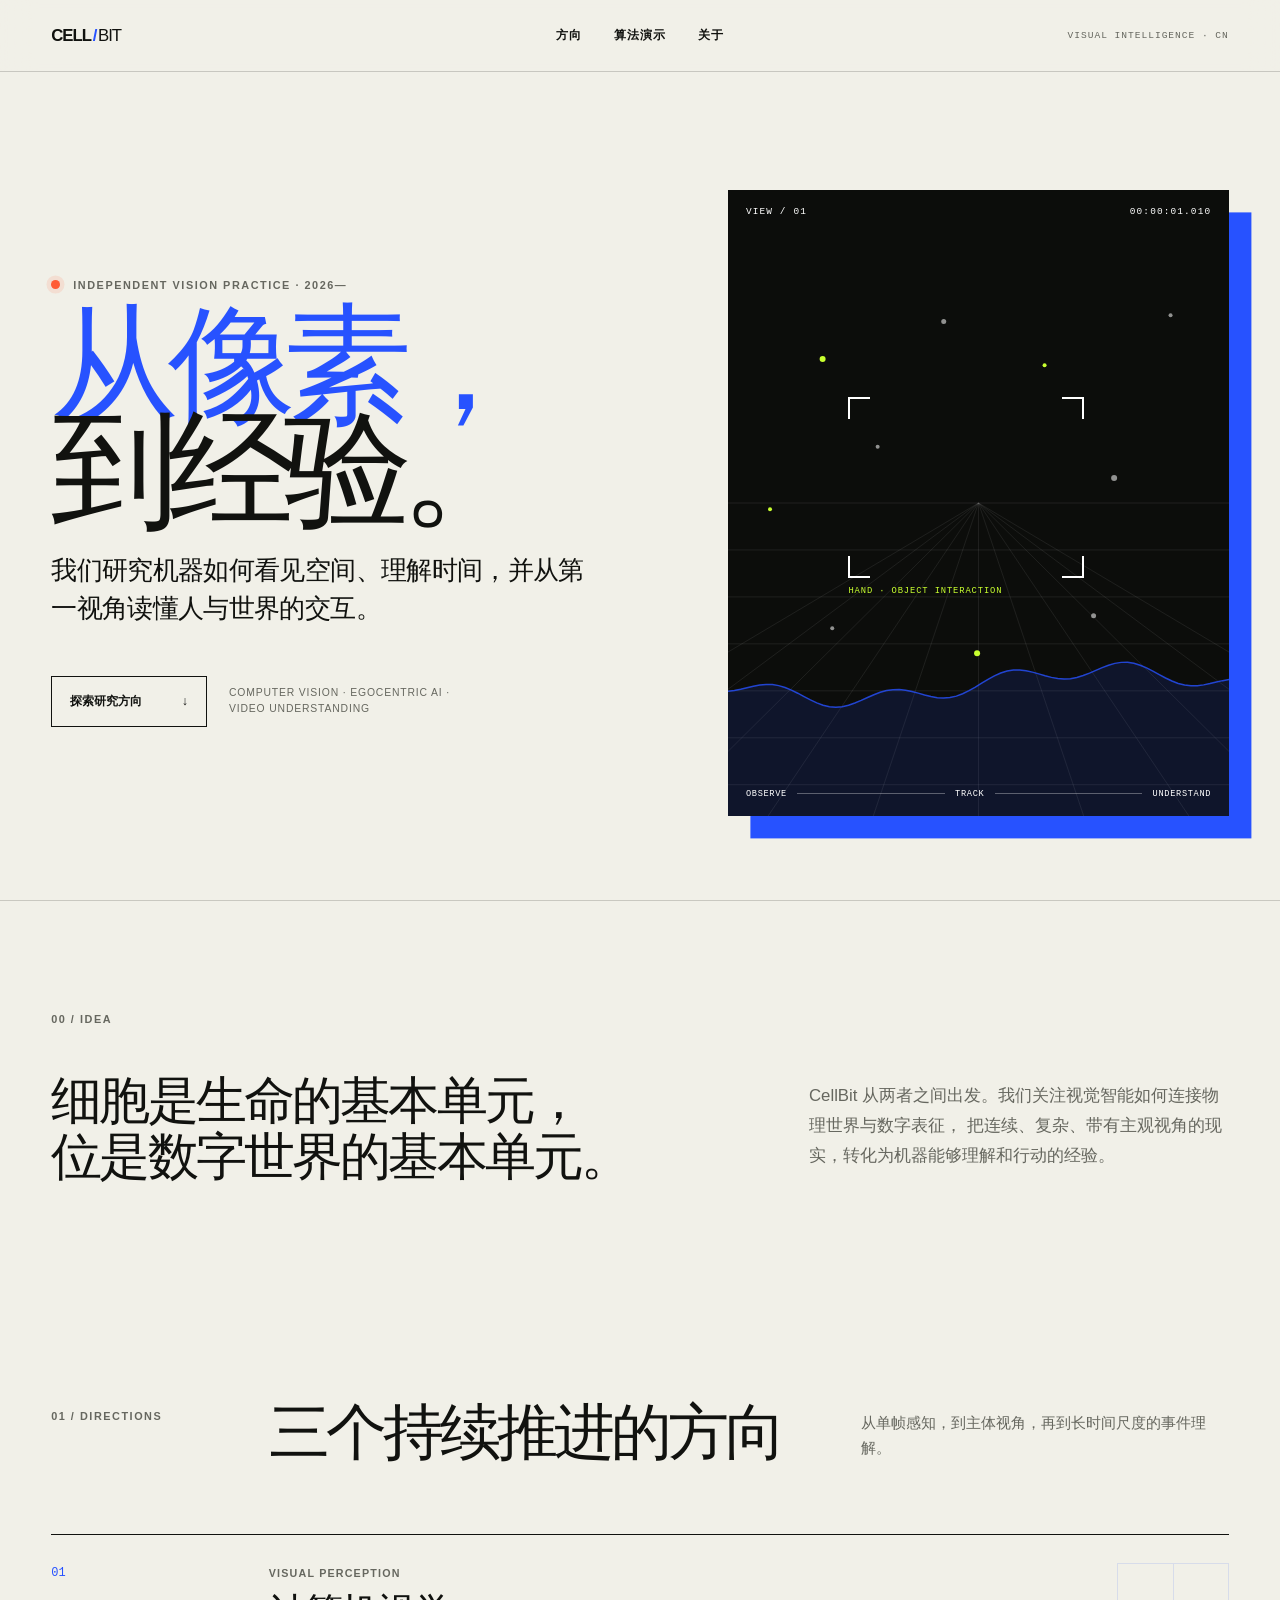
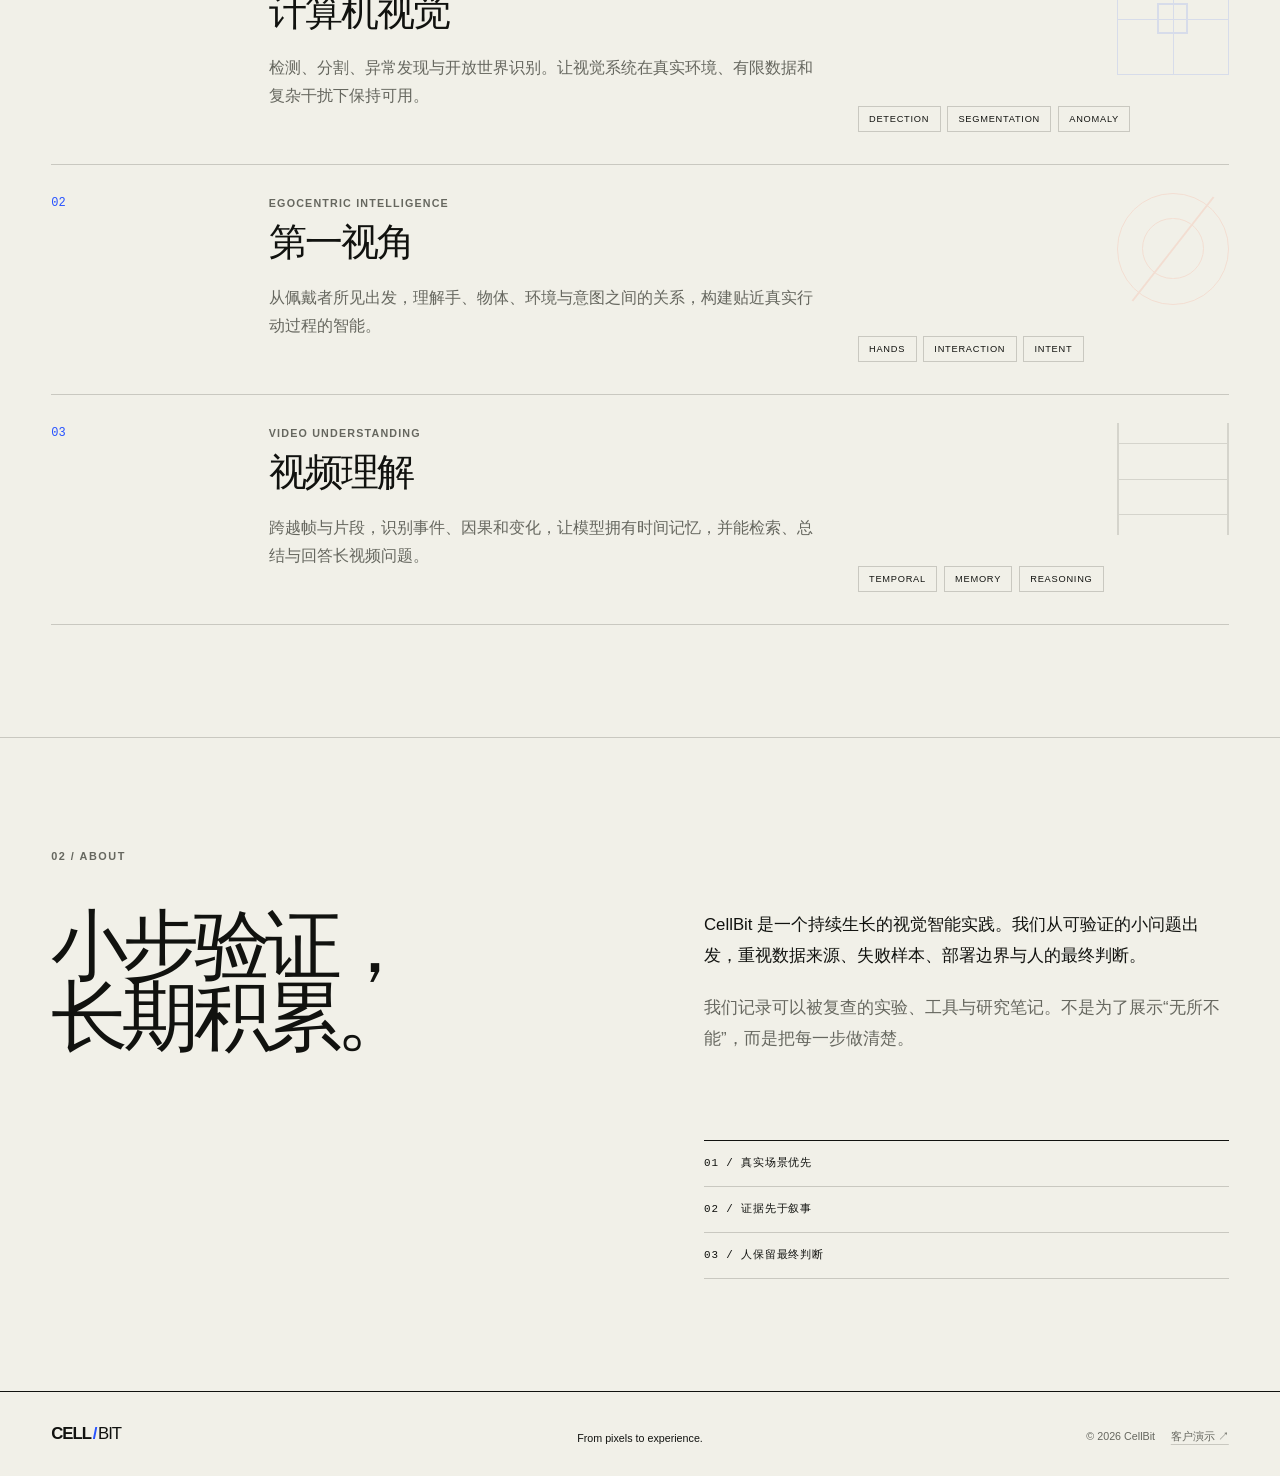
<file: index.html>
<!doctype html>
<html lang="zh-CN">
  <head>
    <meta charset="utf-8" />
    <meta name="viewport" content="width=device-width, initial-scale=1" />
    <meta name="description" content="CellBit 是一个关注计算机视觉、第一视角智能与视频理解的独立研究与工程实践站点。" />
    <meta name="theme-color" content="#f1f0e8" />
    <meta property="og:title" content="CellBit — From pixels to experience" />
    <meta property="og:description" content="让机器不只看见画面，更理解正在发生什么。" />
    <title>CellBit — 视觉、时间与智能</title>
    <link rel="icon" href="favicon.svg" type="image/svg+xml" />
    <link rel="stylesheet" href="styles.css" />
    <script src="app.js" defer></script>
  </head>
  <body>
    <a class="skip-link" href="#main">跳到主要内容</a>

    <header class="site-header" data-header>
      <a class="brand" href="#top" aria-label="CellBit 首页">
        <span class="brand-cell">CELL</span><span class="brand-divider">/</span><span class="brand-bit">BIT</span>
      </a>
      <nav class="desktop-nav" aria-label="主要导航">
        <a href="#directions">方向</a>
        <a href="lab/">算法演示</a>
        <a href="#about">关于</a>
      </nav>
      <span class="header-note">Visual intelligence · CN</span>
    </header>

    <main id="main">
      <section class="hero" id="top" aria-labelledby="hero-title">
        <div class="hero-copy">
          <p class="eyebrow"><span class="live-dot" aria-hidden="true"></span> Independent vision practice · 2026—</p>
          <h1 id="hero-title">从像素，<br />到经验。</h1>
          <p class="hero-lede">
            我们研究机器如何看见空间、理解时间，并从第一视角读懂人与世界的交互。
          </p>
          <div class="hero-actions">
            <a class="primary-action" href="#directions">探索研究方向 <span aria-hidden="true">↓</span></a>
            <span class="hero-note">Computer Vision · Egocentric AI · Video Understanding</span>
          </div>
        </div>

        <div class="perception-stage" aria-label="视频感知示意动画">
          <div class="stage-meta stage-meta-top">
            <span>VIEW / 01</span>
            <span data-clock>00:00:00.000</span>
          </div>
          <canvas id="perception-canvas" aria-hidden="true"></canvas>
          <div class="focus-frame" aria-hidden="true">
            <span class="corner corner-tl"></span><span class="corner corner-tr"></span>
            <span class="corner corner-bl"></span><span class="corner corner-br"></span>
            <span class="focus-label">HAND · OBJECT INTERACTION</span>
          </div>
          <div class="stage-caption">
            <span>OBSERVE</span><i></i><span>TRACK</span><i></i><span>UNDERSTAND</span>
          </div>
        </div>
      </section>

      <section class="manifesto" aria-label="CellBit 理念">
        <p class="section-index">00 / IDEA</p>
        <div class="manifesto-grid">
          <p class="manifesto-lead">细胞是生命的基本单元，<br />位是数字世界的基本单元。</p>
          <p>
            CellBit 从两者之间出发。我们关注视觉智能如何连接物理世界与数字表征，
            把连续、复杂、带有主观视角的现实，转化为机器能够理解和行动的经验。
          </p>
        </div>
      </section>

      <section class="directions" id="directions" aria-labelledby="directions-title">
        <div class="section-heading">
          <p class="section-index">01 / DIRECTIONS</p>
          <h2 id="directions-title">三个持续推进的方向</h2>
          <p>从单帧感知，到主体视角，再到长时间尺度的事件理解。</p>
        </div>

        <div class="direction-list">
          <article class="direction-card">
            <div class="direction-number">01</div>
            <div class="direction-copy">
              <p class="direction-en">Visual Perception</p>
              <h3>计算机视觉</h3>
              <p>检测、分割、异常发现与开放世界识别。让视觉系统在真实环境、有限数据和复杂干扰下保持可用。</p>
            </div>
            <div class="direction-tags" aria-label="关键词">
              <span>Detection</span><span>Segmentation</span><span>Anomaly</span>
            </div>
            <div class="direction-glyph glyph-vision" aria-hidden="true"><b></b><i></i></div>
          </article>

          <article class="direction-card">
            <div class="direction-number">02</div>
            <div class="direction-copy">
              <p class="direction-en">Egocentric Intelligence</p>
              <h3>第一视角</h3>
              <p>从佩戴者所见出发，理解手、物体、环境与意图之间的关系，构建贴近真实行动过程的智能。</p>
            </div>
            <div class="direction-tags" aria-label="关键词">
              <span>Hands</span><span>Interaction</span><span>Intent</span>
            </div>
            <div class="direction-glyph glyph-ego" aria-hidden="true"><b></b><i></i></div>
          </article>

          <article class="direction-card">
            <div class="direction-number">03</div>
            <div class="direction-copy">
              <p class="direction-en">Video Understanding</p>
              <h3>视频理解</h3>
              <p>跨越帧与片段，识别事件、因果和变化，让模型拥有时间记忆，并能检索、总结与回答长视频问题。</p>
            </div>
            <div class="direction-tags" aria-label="关键词">
              <span>Temporal</span><span>Memory</span><span>Reasoning</span>
            </div>
            <div class="direction-glyph glyph-video" aria-hidden="true"><b></b><i></i><em></em></div>
          </article>
        </div>
      </section>

      <section class="about" id="about" aria-labelledby="about-title">
        <p class="section-index">02 / ABOUT</p>
        <div class="about-grid">
          <h2 id="about-title">小步验证，<br />长期积累。</h2>
          <div class="about-copy">
            <p>
              CellBit 是一个持续生长的视觉智能实践。我们从可验证的小问题出发，重视数据来源、失败样本、部署边界与人的最终判断。
            </p>
            <p>
              我们记录可以被复查的实验、工具与研究笔记。不是为了展示“无所不能”，而是把每一步做清楚。
            </p>
          </div>
          <div class="principles" aria-label="工作原则">
            <span>01 / 真实场景优先</span>
            <span>02 / 证据先于叙事</span>
            <span>03 / 人保留最终判断</span>
          </div>
        </div>
      </section>
    </main>

    <footer>
      <a class="brand brand-footer" href="#top"><span class="brand-cell">CELL</span><span class="brand-divider">/</span><span class="brand-bit">BIT</span></a>
      <p>From pixels to experience.</p>
      <p class="footer-meta">
        © <span data-year></span> CellBit
        <a class="footer-demo" href="https://iron.cellbit.cn" target="_blank" rel="noreferrer">客户演示 ↗</a>
      </p>
    </footer>
  </body>
</html>
</file>
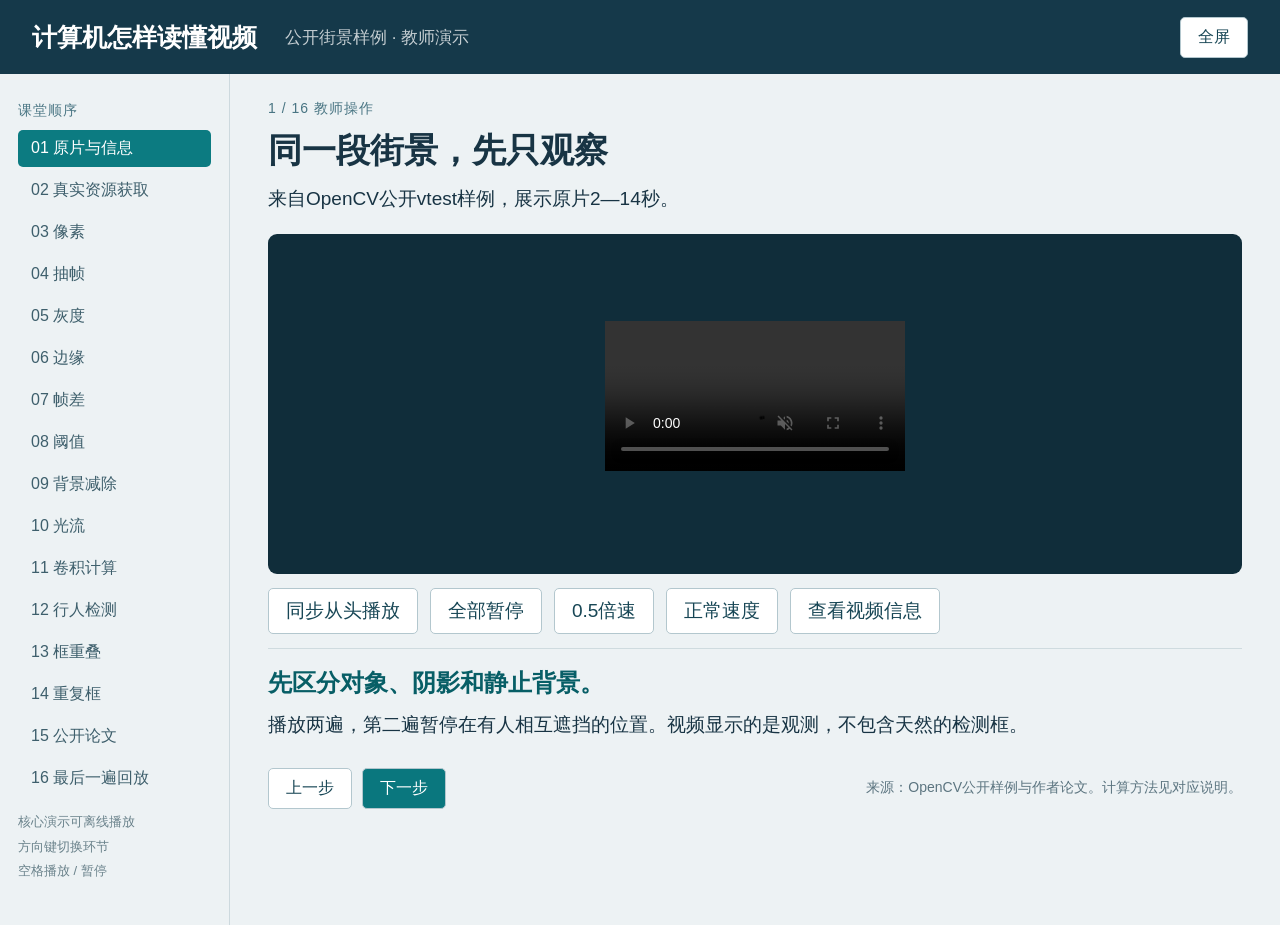
<file: lab/index.html>
<!doctype html>
<html lang="zh-CN"><head><meta charset="utf-8"><meta name="viewport" content="width=device-width,initial-scale=1"><title>计算机怎样读懂视频 · 教师演示台</title><link rel="stylesheet" href="lesson.css"><script src="listing.js" defer></script><script src="pixels.js" defer></script><script src="lesson.js" defer></script></head>
<body><header><b>计算机怎样读懂视频</b><span>公开街景样例 · 教师演示</span><button id="full">全屏</button></header><main><aside><p class="eyebrow">课堂顺序</p><nav id="nav"></nav><p class="small">核心演示可离线播放<br>方向键切换环节<br>空格播放 / 暂停</p></aside><section><p id="number" class="eyebrow"></p><h1 id="title"></h1><p id="intro" class="intro"></p><div id="stage"></div><div id="controls"></div><div class="explain"><strong id="tip"></strong><p id="say"></p></div><div class="bottom"><button id="back">上一步</button><button id="next">下一步</button><span id="evidence"></span></div></section></main></body></html>
</file>
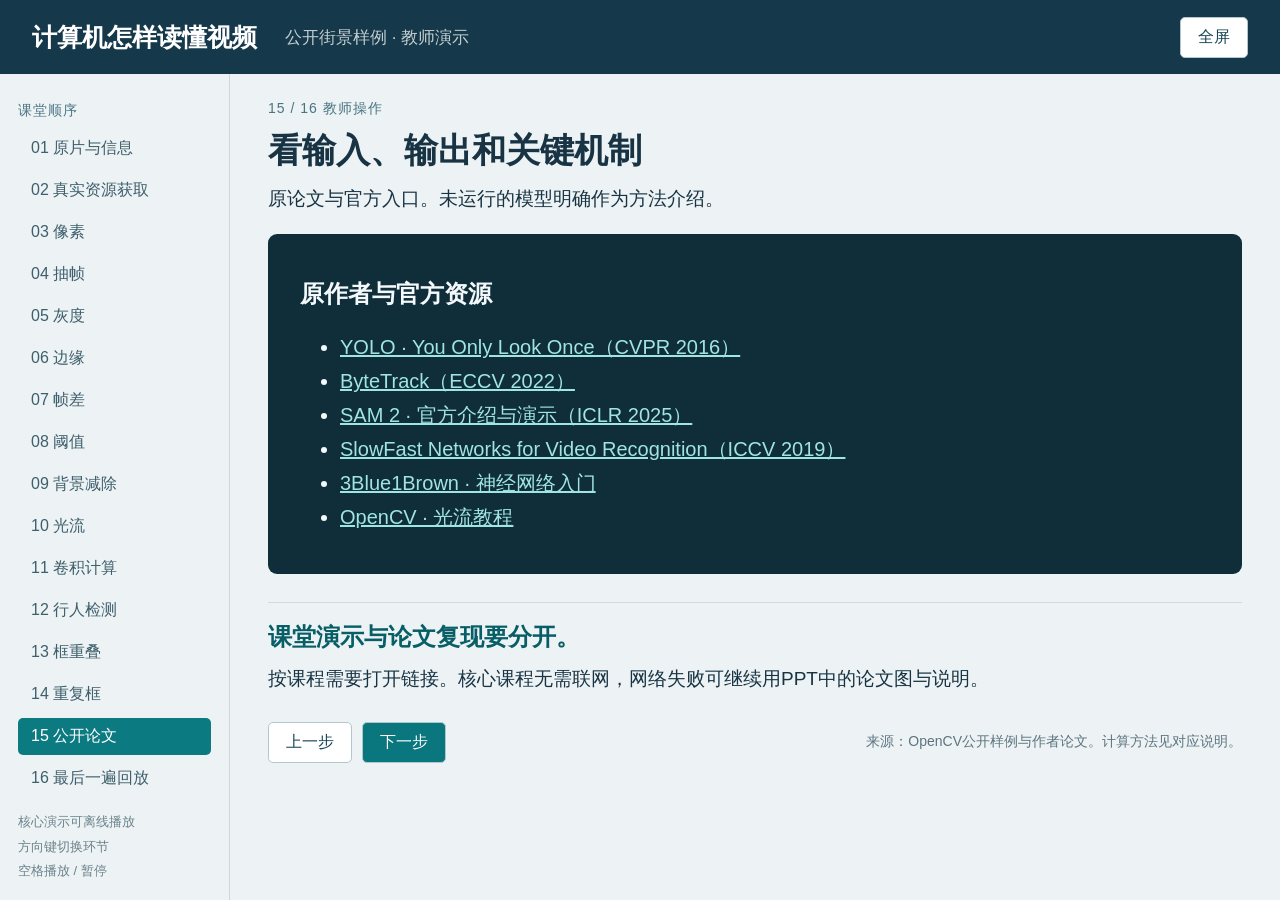
<file: lab/sources.html>
<!doctype html><html lang="zh-CN"><meta charset="utf-8"><meta http-equiv="refresh" content="0;url=index.html#papers"><title>公开论文与资料</title><p><a href="index.html#papers">打开通用视频分析课程的公开论文与资料</a></p></html>
</file>
<file: styles.css>
:root {
  --paper: #f1f0e8;
  --ink: #11120f;
  --muted: #66675f;
  --line: rgba(17, 18, 15, 0.18);
  --blue: #2752ff;
  --lime: #c8ff2f;
  --orange: #ff5c35;
  --max: 1440px;
}

* { box-sizing: border-box; }
html { scroll-behavior: smooth; }
body {
  margin: 0;
  color: var(--ink);
  background: var(--paper);
  font-family: Inter, "SF Pro Display", "PingFang SC", "Microsoft YaHei", Arial, sans-serif;
  -webkit-font-smoothing: antialiased;
}
a { color: inherit; text-decoration: none; }
button, a { -webkit-tap-highlight-color: transparent; }
.skip-link { position: fixed; left: 1rem; top: -5rem; z-index: 99; padding: .75rem 1rem; background: var(--ink); color: white; }
.skip-link:focus { top: 1rem; }

.site-header {
  position: sticky;
  top: 0;
  z-index: 20;
  width: 100%;
  min-height: 72px;
  padding: 0 clamp(1.25rem, 4vw, 4.5rem);
  display: grid;
  grid-template-columns: 1fr auto 1fr;
  align-items: center;
  border-bottom: 1px solid var(--line);
  background: rgba(241, 240, 232, .88);
  backdrop-filter: blur(16px);
  transition: min-height .25s ease, background .25s ease;
}
.site-header.is-compact { min-height: 58px; background: rgba(241, 240, 232, .96); }
.brand { display: inline-flex; align-items: center; width: max-content; font-size: 1.05rem; font-weight: 850; letter-spacing: -.06em; }
.brand-divider { color: var(--blue); margin: 0 .1em; }
.brand-bit { font-weight: 470; }
.desktop-nav { display: flex; gap: 2rem; font-size: .77rem; font-weight: 680; letter-spacing: .08em; text-transform: uppercase; }
.desktop-nav a { transition: opacity .2s ease; }
.desktop-nav a:hover { opacity: .48; }
.header-note { justify-self: end; color: var(--muted); font: .6rem/1 Consolas, monospace; letter-spacing: .1em; text-transform: uppercase; }

.hero {
  max-width: var(--max);
  margin: 0 auto;
  min-height: calc(100vh - 72px);
  padding: clamp(4rem, 10vh, 8rem) clamp(1.25rem, 4vw, 4.5rem) 3.5rem;
  display: grid;
  grid-template-columns: minmax(0, 1.08fr) minmax(340px, .92fr);
  gap: clamp(3rem, 7vw, 8rem);
  align-items: center;
}
.eyebrow, .section-index { margin: 0; color: var(--muted); font-size: .68rem; font-weight: 760; letter-spacing: .14em; text-transform: uppercase; }
.live-dot { display: inline-block; width: .55rem; height: .55rem; margin-right: .55rem; border-radius: 50%; background: var(--orange); box-shadow: 0 0 0 .28rem rgba(255, 92, 53, .12); }
.hero h1 { margin: 1.4rem 0 1.8rem; font-size: clamp(4.6rem, 10vw, 9.4rem); font-weight: 520; line-height: .82; letter-spacing: -.09em; }
.hero h1::first-line { color: var(--blue); }
.hero-lede { max-width: 34rem; margin: 0; font-size: clamp(1.15rem, 2vw, 1.7rem); line-height: 1.48; letter-spacing: -.025em; }
.hero-actions { margin-top: 3rem; display: flex; align-items: center; gap: 1.4rem; flex-wrap: wrap; }
.primary-action { display: inline-flex; gap: 2.5rem; align-items: center; padding: 1rem 1.1rem; border: 1px solid var(--ink); font-size: .78rem; font-weight: 760; transition: color .2s, background .2s; }
.primary-action:hover { color: var(--paper); background: var(--ink); }
.hero-note { max-width: 14rem; color: var(--muted); font-size: .65rem; line-height: 1.55; letter-spacing: .08em; text-transform: uppercase; }

.perception-stage { position: relative; aspect-ratio: 4 / 5; overflow: hidden; background: #0c0d0b; color: #fff; box-shadow: 1.4rem 1.4rem 0 var(--blue); }
#perception-canvas { position: absolute; inset: 0; width: 100%; height: 100%; }
.stage-meta { position: absolute; z-index: 2; left: 1.1rem; right: 1.1rem; display: flex; justify-content: space-between; font-family: Consolas, monospace; font-size: .59rem; letter-spacing: .12em; }
.stage-meta-top { top: 1rem; }
.focus-frame { position: absolute; z-index: 2; left: 24%; top: 33%; width: 47%; height: 29%; }
.corner { position: absolute; width: 22px; height: 22px; border-color: var(--lime); }
.corner-tl { left: 0; top: 0; border-left: 2px solid; border-top: 2px solid; }
.corner-tr { right: 0; top: 0; border-right: 2px solid; border-top: 2px solid; }
.corner-bl { left: 0; bottom: 0; border-left: 2px solid; border-bottom: 2px solid; }
.corner-br { right: 0; bottom: 0; border-right: 2px solid; border-bottom: 2px solid; }
.focus-label { position: absolute; left: 0; top: calc(100% + .55rem); color: var(--lime); font: .55rem/1 Consolas, monospace; letter-spacing: .1em; }
.stage-caption { position: absolute; z-index: 2; left: 1.1rem; right: 1.1rem; bottom: 1.1rem; display: grid; grid-template-columns: auto 1fr auto 1fr auto; gap: .65rem; align-items: center; font: .54rem/1 Consolas, monospace; letter-spacing: .08em; }
.stage-caption i { height: 1px; background: rgba(255,255,255,.32); }

.manifesto, .directions, .about { max-width: var(--max); margin: 0 auto; padding: 7rem clamp(1.25rem, 4vw, 4.5rem); }
.manifesto { border-top: 1px solid var(--line); }
.manifesto-grid { margin-top: 3rem; display: grid; grid-template-columns: 1.2fr .8fr; gap: 10vw; align-items: start; }
.manifesto-grid p { margin: 0; }
.manifesto-lead { font-size: clamp(2rem, 4vw, 4.25rem); line-height: 1.1; letter-spacing: -.055em; }
.manifesto-grid p:last-child { padding-top: .5rem; font-size: 1.05rem; line-height: 1.8; color: var(--muted); }

.section-heading { display: grid; grid-template-columns: .5fr 1.5fr 1fr; gap: 2rem; align-items: start; margin-bottom: 4.5rem; }
.section-heading h2 { margin: -.1em 0 0; font-size: clamp(2.4rem, 4.8vw, 5rem); font-weight: 520; line-height: .96; letter-spacing: -.065em; }
.section-heading > p:last-child { max-width: 23rem; justify-self: end; margin: 0; color: var(--muted); font-size: .95rem; line-height: 1.65; }
.direction-list { border-top: 1px solid var(--ink); }
.direction-card { position: relative; min-height: 230px; padding: 2rem 0; display: grid; grid-template-columns: .5fr 1.5fr 1fr; gap: 2rem; border-bottom: 1px solid var(--line); overflow: hidden; }
.direction-number { font: .75rem/1 Consolas, monospace; color: var(--blue); }
.direction-en { margin: 0 0 .5rem; color: var(--muted); font-size: .67rem; font-weight: 760; letter-spacing: .11em; text-transform: uppercase; }
.direction-copy h3 { margin: 0 0 1rem; font-size: clamp(1.9rem, 3vw, 3rem); font-weight: 550; letter-spacing: -.05em; }
.direction-copy > p:last-child { max-width: 39rem; margin: 0; color: var(--muted); line-height: 1.7; }
.direction-tags { align-self: end; display: flex; gap: .4rem; flex-wrap: wrap; }
.direction-tags span { padding: .45rem .65rem; border: 1px solid var(--line); font-size: .58rem; letter-spacing: .08em; text-transform: uppercase; }
.direction-glyph { position: absolute; right: 0; top: 1.7rem; width: 112px; height: 112px; opacity: .12; transition: opacity .25s, transform .4s; }
.direction-card:hover .direction-glyph { opacity: .9; transform: rotate(-4deg); }
.glyph-vision { border: 1px solid var(--blue); }
.glyph-vision::before, .glyph-vision::after { content: ""; position: absolute; background: var(--blue); }
.glyph-vision::before { left: 50%; top: 0; width: 1px; height: 100%; }
.glyph-vision::after { left: 0; top: 50%; width: 100%; height: 1px; }
.glyph-vision b { position: absolute; left: 36%; top: 36%; width: 28%; height: 28%; border: 2px solid var(--blue); }
.glyph-ego { border-radius: 50%; border: 1px solid var(--orange); }
.glyph-ego::before { content: ""; position: absolute; inset: 22%; border-radius: 50%; border: 1px solid var(--orange); }
.glyph-ego b { position: absolute; left: 49%; top: -10%; width: 2px; height: 120%; background: var(--orange); transform: rotate(38deg); }
.glyph-video { border-left: 2px solid var(--ink); border-right: 2px solid var(--ink); }
.glyph-video::before, .glyph-video::after, .glyph-video b { content: ""; position: absolute; left: 0; right: 0; height: 1px; background: var(--ink); }
.glyph-video::before { top: 18%; }.glyph-video b { top: 50%; }.glyph-video::after { top: 82%; }

.about { border-top: 1px solid var(--line); }
.about-grid { margin-top: 3rem; display: grid; grid-template-columns: 1fr 1fr; gap: 3rem 10vw; }
.about h2 { margin: 0; font-size: clamp(3rem, 6vw, 6.5rem); font-weight: 500; line-height: .92; letter-spacing: -.075em; }
.about-copy p { margin: 0 0 1.4rem; font-size: 1.05rem; line-height: 1.8; }.about-copy p:last-child { color: var(--muted); }
.principles { grid-column: 2; display: grid; margin-top: 1rem; border-top: 1px solid var(--ink); }
.principles span { padding: 1rem 0; border-bottom: 1px solid var(--line); font: .68rem/1.2 Consolas, monospace; letter-spacing: .08em; }

footer { max-width: var(--max); margin: 0 auto; padding: 2rem clamp(1.25rem, 4vw, 4.5rem); display: grid; grid-template-columns: 1fr 1fr 1fr; align-items: end; border-top: 1px solid var(--ink); font-size: .67rem; }
footer p { margin: 0; } footer p:nth-child(2) { text-align: center; } footer p:last-child { text-align: right; color: var(--muted); }
.footer-demo { margin-left: .8rem; color: var(--muted); text-decoration: underline; text-decoration-color: var(--line); text-underline-offset: .25rem; transition: color .2s; }
.footer-demo:hover { color: var(--ink); }

@media (max-width: 960px) {
  .site-header { grid-template-columns: 1fr auto; }.desktop-nav { display: none; }
  .hero { grid-template-columns: 1fr; min-height: auto; }.perception-stage { max-width: 650px; width: 84%; justify-self: end; aspect-ratio: 5/4; }
  .manifesto-grid, .about-grid { grid-template-columns: 1fr; gap: 2rem; }.principles { grid-column: 1; }
  .section-heading { grid-template-columns: 1fr 2fr; }.section-heading > p:last-child { grid-column: 2; justify-self: start; }
  .direction-card { grid-template-columns: .3fr 1.7fr; }.direction-tags { grid-column: 2; }.direction-glyph { right: 1rem; }
}

@media (max-width: 620px) {
  .site-header { min-height: 62px; padding-inline: 1rem; }.header-note { font-size: .53rem; }
  .hero { padding-top: 4.5rem; gap: 4rem; }.hero h1 { font-size: clamp(4.2rem, 23vw, 6rem); }.hero-actions { align-items: flex-start; flex-direction: column; }
  .perception-stage { width: calc(100% - 1rem); aspect-ratio: 4/5; box-shadow: .8rem .8rem 0 var(--blue); }
  .manifesto, .directions, .about { padding-block: 5rem; }
  .manifesto-grid { margin-top: 2rem; }.manifesto-lead { font-size: 2.15rem; }
  .section-heading { grid-template-columns: 1fr; gap: 1.4rem; margin-bottom: 3rem; }.section-heading > p:last-child { grid-column: 1; }
  .direction-card { min-height: 280px; grid-template-columns: 2.2rem 1fr; gap: 1rem; }.direction-glyph { width: 76px; height: 76px; top: 1.2rem; opacity: .12; }.direction-copy > p:last-child { padding-right: .25rem; }
  footer { grid-template-columns: 1fr; gap: 1rem; align-items: start; } footer p:nth-child(2), footer p:last-child { text-align: left; }
}

@media (prefers-reduced-motion: reduce) {
  html { scroll-behavior: auto; }
  *, *::before, *::after { animation-duration: .01ms !important; animation-iteration-count: 1 !important; transition-duration: .01ms !important; }
}
</file>
<file: lab/lesson.css>
*{box-sizing:border-box}body{margin:0;background:#edf2f4;color:#183444;font-family:"Microsoft YaHei",Arial,sans-serif}header{height:74px;display:flex;align-items:center;gap:28px;padding:0 32px;background:#15394a;color:#fff}header b{font-size:25px}header span{opacity:.75;font-size:17px}header button{margin-left:auto}main{display:grid;grid-template-columns:230px 1fr;max-width:1680px;margin:auto}aside{padding:28px 18px;border-right:1px solid #cdd9de}nav{display:grid;gap:5px}nav a{display:block;text-decoration:none;color:#3e5f6c;padding:8px 13px;border-radius:5px;font-size:16px}nav a.active{background:#0c7b81;color:#fff}section{padding:26px 38px;min-width:0}.eyebrow{color:#497583;font-size:14px;letter-spacing:1px;margin:0 0 10px}h1{font-size:34px;margin:0 0 10px}.intro{font-size:19px;margin:0 0 20px;line-height:1.6}#stage{background:#102d3a;border-radius:9px;color:#f3f8fa;min-height:340px;padding:16px;display:flex;justify-content:center;align-items:center;overflow:hidden}#stage video{max-width:100%;max-height:430px;display:block}#stage img{max-width:100%;max-height:430px;object-fit:contain;display:block}#stage canvas{max-width:100%;height:auto;display:block}.pair{display:grid;grid-template-columns:1fr 1fr;gap:16px;width:100%;align-items:center}.pair p{text-align:center;font-size:18px;margin:7px 0 0}.source{width:100%;padding:8px 16px}.source h2{font-size:24px}.source a{color:#9fe6e1}.source table{border-collapse:collapse;width:100%;font-size:20px}.source td,.source th{border-bottom:1px solid #3f6070;text-align:left;padding:12px}.source pre{font-family:Consolas,monospace;font-size:19px;white-space:pre-wrap;line-height:1.6}.source p,.source li{font-size:20px;line-height:1.7}.grid{display:grid;grid-template-columns:repeat(2,1fr);gap:20px}button,select{font:inherit;padding:9px 17px;background:#fff;color:#174655;border:1px solid #b3c7ce;border-radius:5px;cursor:pointer}button:hover{background:#d4e9eb}button:focus-visible,a:focus-visible{outline:3px solid #e8a354}button.active{background:#007d82;color:#fff}#controls{display:flex;align-items:center;gap:12px;flex-wrap:wrap;margin:14px 0;font-size:19px}#controls input{min-width:200px}.explain{padding:18px 0 6px;border-top:1px solid #cfdbdf}.explain strong{font-size:24px;color:#075e66}.explain p{font-size:19px;line-height:1.7;margin:10px 0}.bottom{display:flex;align-items:center;gap:10px;padding-top:10px}#next{background:#0a777e;color:white}.bottom span{font-size:14px;color:#5c7580;margin-left:auto;text-align:right;max-width:62%}.small{font-size:13px;line-height:1.9;color:#6a828b}code{background:#244451;padding:3px 5px;color:#aff1e8}@media(max-width:1000px){main{grid-template-columns:170px 1fr}section{padding:22px}nav a{font-size:14px;padding:7px}header span{display:none}h1{font-size:29px}.source table{font-size:16px}}@media(max-width:650px){main{display:block}aside{display:none}section{padding:18px}.pair{grid-template-columns:1fr}header{padding:0 15px}header b{font-size:19px}}
pre{overflow-wrap:anywhere;word-break:break-word}
</file>
